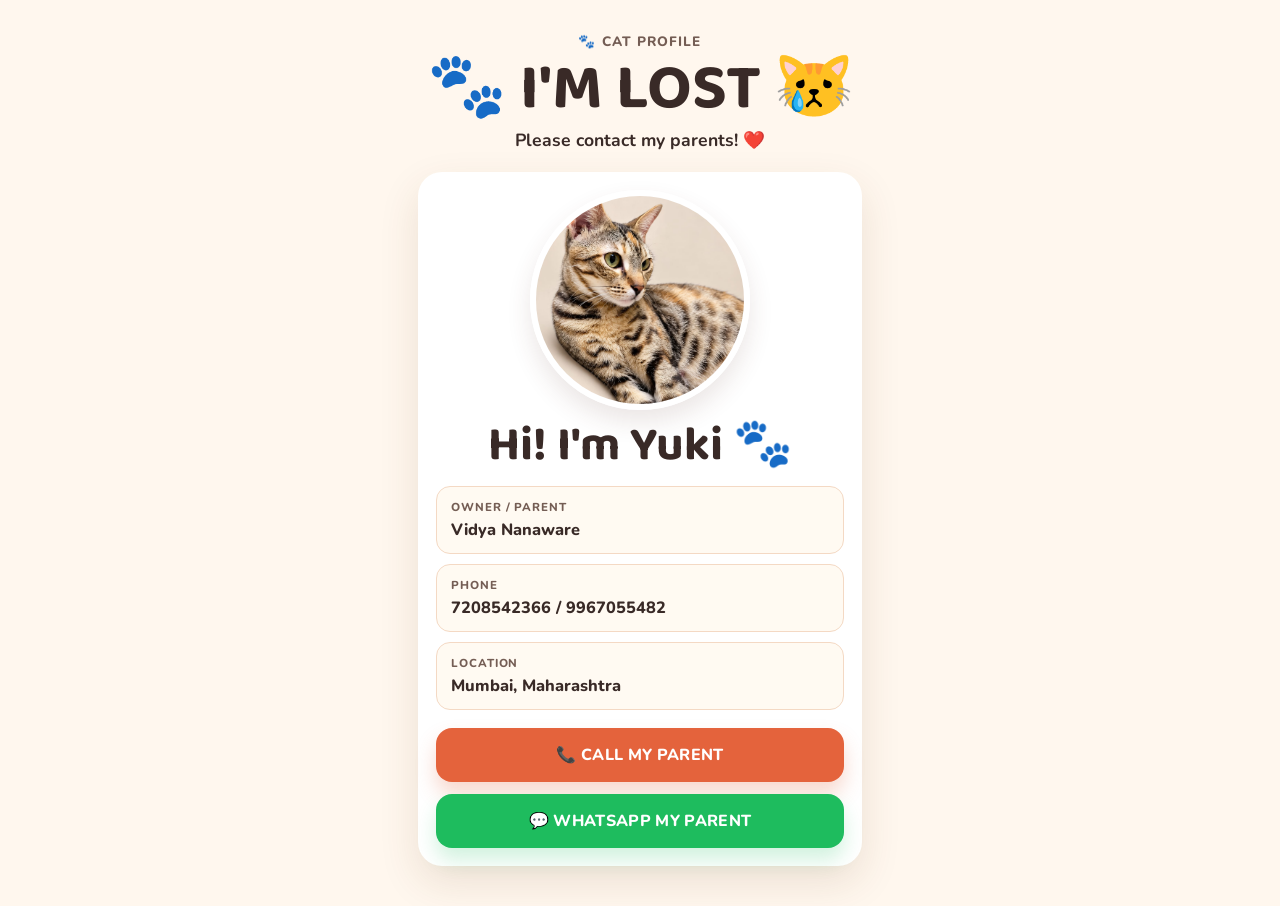
<file: cat-details.html>
<!DOCTYPE html>
<html lang="en">
<head>
  <meta charset="UTF-8" />
  <meta name="viewport" content="width=device-width, initial-scale=1.0" />
  <title>Yuki - Lost Cat</title>
  <meta name="description" content="Yuki is lost. Please contact the owner." />
  <meta name="theme-color" content="#FFF7EE" />
  <link rel="preconnect" href="https://fonts.googleapis.com" />
  <link rel="preconnect" href="https://fonts.gstatic.com" crossorigin />
  <link href="https://fonts.googleapis.com/css2?family=Baloo+2:wght@600;700;800&family=Nunito:wght@400;600;700;800&display=swap" rel="stylesheet" />
  <link rel="stylesheet" href="style.css" />
</head>
<body>
  <main class="page profile-page">
    <header class="profile-header">
      <p class="eyebrow">🐾 Cat profile</p>
      <h1>🐾 I'M LOST 😿</h1>
      <p>Please contact my parents! ❤️</p>
    </header>

    <section class="profile-card" aria-label="Lost cat profile details">
      <div class="profile-photo-wrap">
        <img
          class="profile-photo"
          src="assets/images/cat.png.jpeg"
          alt="Yuki the cat"
        />
      </div>

      <h2 class="cat-name">Hi! I'm Yuki 🐾</h2>

      <div class="info-list">
        <div class="info-row">
          <span class="label">Owner / Parent</span>
          <span class="value">Vidya Nanaware</span>
        </div>
        <div class="info-row">
          <span class="label">Phone</span>
          <span class="value">7208542366 / 9967055482</span>
        </div>
        <div class="info-row">
          <span class="label">Location</span>
          <span class="value">Mumbai, Maharashtra</span>
        </div>
      </div>

      <div class="profile-actions">
        <a class="btn btn-primary" href="tel:+917208542366">📞 CALL MY PARENT</a>
        <a
          class="btn btn-wa"
          href="https://wa.me/917208542366?text=Hi%21%20I%20found%20your%20cat.%20Please%20contact%20me%20so%20we%20can%20get%20them%20home%20safely.%20%F0%9F%90%BE"
          target="_blank"
          rel="noopener noreferrer"
        >💬 WHATSAPP MY PARENT</a>
      </div>
    </section>
  </main>
</body>
</html>
</file>
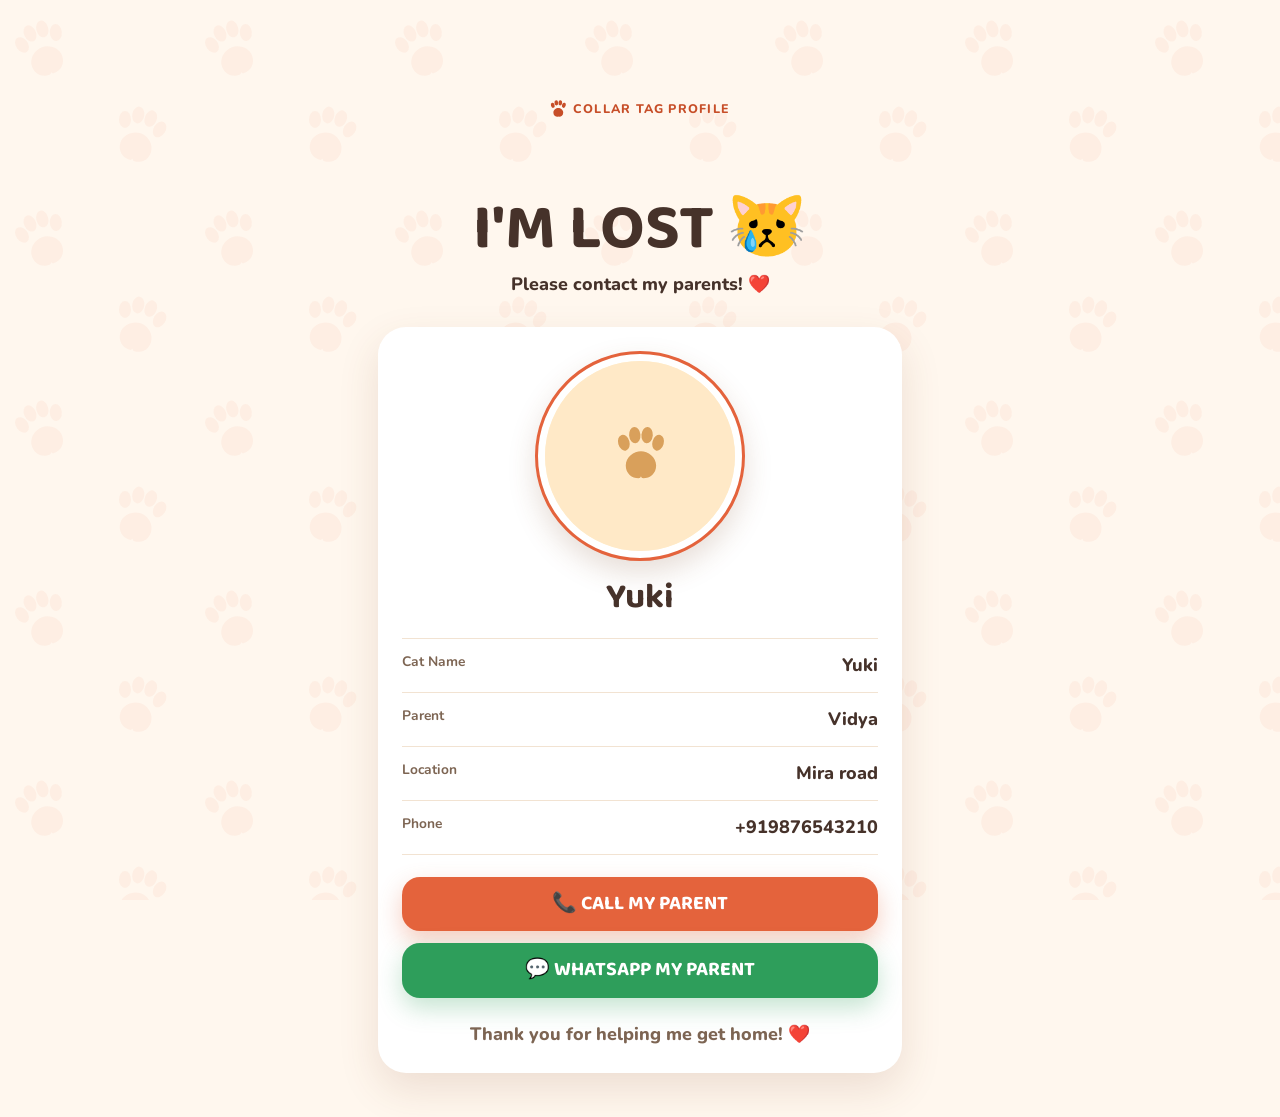
<file: cat.html>
<!DOCTYPE html>
<html lang="en">
<head>
  <meta charset="UTF-8">
  <meta name="viewport" content="width=device-width, initial-scale=1.0">
  <title>I'm Lost — Please Help Me Get Home</title>
  <meta name="description" content="A lost cat's contact profile.">
  <meta name="theme-color" content="#FFF7EE">
  <link rel="preconnect" href="https://fonts.googleapis.com">
  <link rel="preconnect" href="https://fonts.gstatic.com" crossorigin>
  <link href="https://fonts.googleapis.com/css2?family=Baloo+2:wght@600;700;800&family=Nunito:ital,wght@0,400;0,600;0,700;0,800;1,400&display=swap" rel="stylesheet">
  <link rel="stylesheet" href="css/style.css">
</head>
<body>
  <div class="page profile-page">
    <header class="profile-hero">
      <p class="eyebrow"><svg class="icon"><use href="#paw"/></svg> Collar tag profile</p>
      <h1>I'M LOST 😿</h1>
      <p>Please contact my parents! <span aria-hidden="true">❤️</span></p>
    </header>

    <main class="profile-card" id="profileCard">
      <div class="profile-photo"><img id="catPhoto" alt=""></div>
      <h2 id="catName"></h2>
      <div class="profile-details">
        <p><strong>Cat Name</strong><span id="catNameDetail"></span></p>
        <p><strong>Parent</strong><span id="parentName"></span></p>
        <p><strong>Location</strong><span id="catCity"></span></p>
        <p><strong>Phone</strong><span id="catPhone"></span></p>
      </div>
      <div class="profile-actions">
        <a class="btn btn-call" id="callBtn" href="#">📞 CALL MY PARENT</a>
        <a class="btn btn-wa" id="waBtn" href="#" target="_blank" rel="noopener">💬 WHATSAPP MY PARENT</a>
      </div>
      <p class="owner-message" id="ownerMessage" hidden></p>
      <p class="thank-you">Thank you for helping me get home! ❤️</p>
    </main>

    <section class="missing-profile" id="missingProfile" hidden>
      <h2>This cat profile link is incomplete.</h2>
      <p>Please ask the owner to generate a new QR tag.</p>
      <a class="btn btn-call" href="index.html">Create a new cat QR</a>
    </section>
  </div>

  <svg width="0" height="0" style="position:absolute" aria-hidden="true">
    <symbol id="paw" viewBox="0 0 52 56"><ellipse cx="9" cy="16" rx="6" ry="8.5" transform="rotate(-16 9 16)"/><ellipse cx="20.5" cy="8" rx="6" ry="8.5" transform="rotate(-5 20.5 8)"/><ellipse cx="33.5" cy="8" rx="6" ry="8.5" transform="rotate(5 33.5 8)"/><ellipse cx="45" cy="16" rx="6" ry="8.5" transform="rotate(16 45 16)"/><path d="M27 25C34.5 25 43 31 43 40c0 8.5-6.5 13.5-13.5 13.5-1.5 0-2.1-1-2.5-2.1-.4 1.1-1 2.1-2.5 2.1C17.5 53.5 11 48.5 11 40c0-9 8.5-15 16-15Z"/></symbol>
  </svg>
  <script src="js/common.js"></script>
  <script src="js/profile.js"></script>
</body>
</html>
</file>
<file: style.css>
:root {
  --bg: #fff7ee;
  --card: #ffffff;
  --ink: #392a27;
  --muted: #745d54;
  --line: #f4d9c4;
  --coral: #e4633c;
  --coral-deep: #ca4e2a;
  --warm: #ffe9b7;
  --shadow: 0 16px 40px rgba(102, 58, 26, 0.12);
  --radius: 24px;
}

* { box-sizing: border-box; }

html, body {
  margin: 0;
  padding: 0;
  min-height: 100%;
  font-family: "Nunito", "Segoe UI", sans-serif;
  background: var(--bg);
  color: var(--ink);
}

body {
  min-height: 100vh;
  display: flex;
  align-items: center;
  justify-content: center;
}

img {
  max-width: 100%;
  display: block;
}

.page {
  width: min(100%, 480px);
  padding: 32px 18px 40px;
}

.eyebrow {
  margin: 0 0 8px;
  font-size: 0.85rem;
  letter-spacing: 0.08em;
  text-transform: uppercase;
  font-weight: 800;
  color: var(--muted);
}

.qr-header, .profile-header {
  text-align: center;
}

h1 {
  margin: 0;
  font-family: "Baloo 2", "Trebuchet MS", cursive;
  font-size: clamp(2.4rem, 10vw, 4rem);
  line-height: 0.96;
}

.qr-header p:last-child,
.profile-header p:last-child {
  margin-top: 8px;
  font-size: 1.1rem;
  font-weight: 700;
}

.tag-card,
.profile-card {
  background: var(--card);
  border-radius: var(--radius);
  box-shadow: var(--shadow);
  padding: 22px 18px 18px;
  margin-top: 20px;
}

.tag-qr {
  display: flex;
  align-items: center;
  justify-content: center;
  width: min(70vw, 300px);
  min-height: 180px;
  margin: 8px auto 10px;
  background: #fff;
  border: 10px solid #fff;
  border-radius: 18px;
  box-shadow: inset 0 0 0 2px rgba(57, 42, 39, 0.08);
}

.tag-qr svg {
  width: 100%;
  height: auto;
  display: block;
}

.tag-scanme {
  text-align: center;
  font-size: 1.2rem;
  font-weight: 900;
  letter-spacing: 0.08em;
  margin: 8px 0 0;
}

.qr-actions,
.profile-actions {
  display: grid;
  gap: 12px;
  margin-top: 18px;
}

.btn {
  display: inline-flex;
  align-items: center;
  justify-content: center;
  min-height: 54px;
  width: 100%;
  border-radius: 16px;
  text-decoration: none;
  border: none;
  font-size: 1rem;
  font-weight: 800;
  letter-spacing: 0.02em;
  cursor: pointer;
  transition: transform 0.15s ease, box-shadow 0.15s ease;
}

.btn:hover {
  transform: translateY(-1px);
}

.btn:active {
  transform: translateY(0);
}

.btn-primary {
  background: var(--coral);
  color: #fff;
  box-shadow: 0 12px 20px rgba(228, 99, 60, 0.25);
}

.btn-secondary {
  background: #fff4dc;
  color: var(--ink);
  border: 1px solid var(--line);
}

.btn-wa {
  background: #1ebc5e;
  color: #fff;
  box-shadow: 0 12px 20px rgba(30, 188, 94, 0.2);
}

.profile-card {
  padding-top: 18px;
}

.profile-photo-wrap {
  width: min(52vw, 220px);
  margin: 0 auto 12px;
  border-radius: 50%;
  overflow: hidden;
  border: 6px solid #fff;
  box-shadow: 0 12px 25px rgba(92, 52, 42, 0.12);
}

.profile-photo {
  width: 100%;
  aspect-ratio: 1;
  object-fit: cover;
}

.cat-name {
  margin: 8px 0 16px;
  text-align: center;
  font-family: "Baloo 2", "Trebuchet MS", cursive;
  font-size: clamp(2rem, 8vw, 3rem);
  line-height: 1;
}

.info-list {
  display: grid;
  gap: 10px;
}

.info-row {
  display: flex;
  flex-direction: column;
  gap: 4px;
  padding: 12px 14px;
  background: #fffaf2;
  border: 1px solid var(--line);
  border-radius: 14px;
}

.label {
  font-size: 0.72rem;
  font-weight: 800;
  letter-spacing: 0.08em;
  text-transform: uppercase;
  color: var(--muted);
}

.value {
  font-size: 1.02rem;
  font-weight: 800;
}

@media (max-width: 420px) {
  .page {
    padding-left: 14px;
    padding-right: 14px;
  }

  .tag-card,
  .profile-card {
    padding-left: 14px;
    padding-right: 14px;
  }
}
</file>
<file: css/style.css>
/* ========================================================================
   Lost-Cat QR Tag — shared styles (index.html + generate-qr.html)
   ========================================================================== */

:root{
  --bg:          #FFF7EE;
  --card:        #FFFFFF;
  --ink:         #46322A;
  --ink-soft:    #7D6553;
  --line:        #F2E3D2;
  --coral:       #E4633C;
  --coral-deep:  #C74E28;
  --coral-soft:  #FCE7DB;
  --green:       #2E9E5B;
  --green-deep:  #21824A;
  --butter:      #FFE1A6;
  --butter-soft: #FFF3D9;
  --shadow:      0 16px 40px rgba(124, 74, 40, .14);
  --r-lg: 28px;
  --r-md: 16px;
  --font-display: "Baloo 2", "Trebuchet MS", cursive;
  --font-body:    "Nunito", "Segoe UI", sans-serif;
}

*{ box-sizing:border-box; margin:0; padding:0; }
[hidden]{ display:none !important; }

html{ -webkit-text-size-adjust:100%; }

body{
  font-family:var(--font-body);
  font-size:17px;
  line-height:1.6;
  color:var(--ink);
  background:var(--bg);
  min-height:100dvh;
}

/* faint paw-print wallpaper */
body::before{
  content:"";
  position:fixed; inset:0;
  z-index:-1;
  pointer-events:none;
  background-image:url("data:image/svg+xml,%3Csvg xmlns='http://www.w3.org/2000/svg' width='190' height='190' viewBox='0 0 190 190'%3E%3Cg fill='%23E4633C' fill-opacity='0.055'%3E%3Cg transform='translate(16 22) rotate(-20 27 28)'%3E%3Cellipse cx='9' cy='16' rx='6' ry='8.5' transform='rotate(-16 9 16)'/%3E%3Cellipse cx='20.5' cy='8' rx='6' ry='8.5' transform='rotate(-5 20.5 8)'/%3E%3Cellipse cx='33.5' cy='8' rx='6' ry='8.5' transform='rotate(5 33.5 8)'/%3E%3Cellipse cx='45' cy='16' rx='6' ry='8.5' transform='rotate(16 45 16)'/%3E%3Cpath d='M27 25 C34.5 25 43 31 43 40 C43 48.5 36.5 53.5 29.5 53.5 C28 53.5 27.4 52.5 27 51.4 C26.6 52.5 26 53.5 24.5 53.5 C17.5 53.5 11 48.5 11 40 C11 31 19.5 25 27 25 Z'/%3E%3C/g%3E%3Cg transform='translate(112 108) rotate(16 27 28)'%3E%3Cellipse cx='9' cy='16' rx='6' ry='8.5' transform='rotate(-16 9 16)'/%3E%3Cellipse cx='20.5' cy='8' rx='6' ry='8.5' transform='rotate(-5 20.5 8)'/%3E%3Cellipse cx='33.5' cy='8' rx='6' ry='8.5' transform='rotate(5 33.5 8)'/%3E%3Cellipse cx='45' cy='16' rx='6' ry='8.5' transform='rotate(16 45 16)'/%3E%3Cpath d='M27 25 C34.5 25 43 31 43 40 C43 48.5 36.5 53.5 29.5 53.5 C28 53.5 27.4 52.5 27 51.4 C26.6 52.5 26 53.5 24.5 53.5 C17.5 53.5 11 48.5 11 40 C11 31 19.5 25 27 25 Z'/%3E%3C/g%3E%3C/g%3E%3C/svg%3E");
  background-size:190px 190px;
}

::selection{ background:var(--butter); }

:focus-visible{ outline:3px solid rgba(228,99,60,.55); outline-offset:3px; border-radius:6px; }

.icon{ fill:currentColor; flex-shrink:0; }

.page{ max-width:520px; margin:0 auto; padding:0 18px 44px; }

/* ==========================================================================
  SCANNER SCREEN — the contact card stays hidden until the tag is verified
  ========================================================================== */

.scanner-screen{ min-height:100dvh; padding:34px 0 28px; text-align:center; }
.scanner-kicker{
  display:inline-flex; align-items:center; gap:8px; color:var(--ink-soft);
  font-size:.8rem; font-weight:800; letter-spacing:.06em; text-transform:uppercase;
}
.scanner-kicker .icon{ width:17px; fill:var(--coral); }
.scanner-title{ font-family:var(--font-display); font-weight:800; font-size:clamp(2.8rem, 13vw, 4rem); line-height:1; margin-top:16px; }
.scanner-subtitle{ font-size:1.1rem; font-weight:800; margin-top:8px; }
.scanner-card{
  margin-top:28px; padding:18px; background:var(--card); border-radius:var(--r-lg);
  box-shadow:var(--shadow); animation:rise .7s .1s cubic-bezier(.2,.7,.3,1) both;
}
.scanner-frame{
  position:relative; width:100%; aspect-ratio:1; max-width:330px; margin:0 auto;
  display:grid; place-items:center; overflow:hidden; border-radius:22px; background:#33251F;
}
.scanner-frame video{ width:100% !important; height:100% !important; object-fit:cover; }
.scanner-frame > img{ display:none; }
.scanner-corners{ position:absolute; inset:13%; z-index:2; border:3px solid rgba(255,255,255,.88); border-radius:14px; box-shadow:0 0 0 999px rgba(25,16,12,.16); pointer-events:none; }
.scanner-corners::before,.scanner-corners::after{ content:""; position:absolute; width:28px; height:28px; border-color:var(--coral); border-style:solid; }
.scanner-corners::before{ top:-3px; left:-3px; border-width:5px 0 0 5px; border-radius:10px 0 0 0; }
.scanner-corners::after{ right:-3px; bottom:-3px; border-width:0 5px 5px 0; border-radius:0 0 10px 0; }
.scan-line{ position:absolute; z-index:3; left:16%; right:16%; top:16%; height:3px; background:#F7B267; box-shadow:0 0 12px #F7B267; animation:scan 2.4s ease-in-out infinite; pointer-events:none; }
@keyframes scan{ 0%,100%{ transform:translateY(0); opacity:.7; } 50%{ transform:translateY(210px); opacity:1; } }
.scanner-label{ position:absolute; z-index:3; bottom:17%; color:#fff; font-family:var(--font-display); font-size:1.2rem; font-weight:700; text-shadow:0 2px 8px #241812; }
.scanner-status{ min-height:2.8em; margin:14px auto 10px; color:var(--ink-soft); font-size:.88rem; font-weight:700; }
.scanner-button{ width:100%; }
.scanner-manual{ width:100%; margin-top:10px; }
.manual-form{ display:grid; gap:10px; margin-top:18px; text-align:left; }
.manual-form label{ margin-bottom:-3px; }
.manual-form input{ width:100%; padding:13px 15px; border:2px solid var(--line); border-radius:14px; font:inherit; color:var(--ink); background:#FFFDF9; }
.manual-form .btn{ font-size:1rem; padding:13px 18px; }
.scan-error{ display:grid; gap:8px; margin-top:16px; padding:14px; border-radius:var(--r-md); background:var(--coral-soft); color:#7C3E2B; font-size:.9rem; }
.scan-error strong{ font-family:var(--font-display); font-size:1.2rem; }
.scan-error .btn-ghost{ margin-top:3px; }
.profile-screen{ animation:rise .7s cubic-bezier(.2,.7,.3,1) both; }

@keyframes rise{ from{ opacity:0; transform:translateY(18px); } to{ opacity:1; transform:none; } }

/* ==========================================================================
   LANDING PAGE — hero
   ========================================================================== */

.hero{ text-align:center; padding-top:30px; padding-bottom:8px; }
.hero > *{ animation:rise .6s cubic-bezier(.2,.7,.3,1) both; }
.hero > *:nth-child(2){ animation-delay:.07s; }
.hero > *:nth-child(3){ animation-delay:.14s; }
.hero > *:nth-child(4){ animation-delay:.2s; }
.hero > *:nth-child(5){ animation-delay:.26s; }
.hero > *:nth-child(6){ animation-delay:.32s; }

.hero-badge{
  display:inline-flex; align-items:center; gap:8px;
  background:var(--card); border:1.5px solid var(--line);
  border-radius:999px; padding:7px 16px;
  font-size:.8rem; font-weight:800; color:var(--ink-soft);
  box-shadow:0 4px 12px rgba(124,74,40,.07);
}
.hero-badge .icon{ width:14px; }

/* --- the crying cat --- */
.cat{ display:block; width:min(232px, 60vw); margin:10px auto 0; }
.cat-bob{ animation:bob 3.4s ease-in-out infinite; }
@keyframes bob{ 0%,100%{ transform:translateY(0); } 50%{ transform:translateY(-5px); } }

.ear{ fill:#F7B267; stroke:#F7B267; stroke-width:12; stroke-linejoin:round; }
.ear-inner{ fill:#F6BEA8; }
.stripe{ stroke:#E0974C; stroke-width:7; stroke-linecap:round; fill:none; }
.ink-line{ stroke:#4A2F26; stroke-width:5; stroke-linecap:round; stroke-linejoin:round; fill:none; }
.mouth{ stroke-width:4; }
.nose{ fill:#E58383; }
.whisker{ stroke:#4A2F26; stroke-width:3; stroke-linecap:round; fill:none; opacity:.5; }
.blush{ fill:#F49E8D; opacity:.5; }

.eye{ transform-box:fill-box; transform-origin:center; animation:blink 4.6s infinite; }
@keyframes blink{ 0%,91%,100%{ transform:scaleY(1); } 94%{ transform:scaleY(.1); } 97%{ transform:scaleY(1); } }

.tear{ animation:tearfall 2.6s ease-in infinite; }
.tear-r{ animation-delay:1.3s; }
@keyframes tearfall{
  0%  { opacity:0; transform:translateY(0)    scale(.4); }
  22% { opacity:1; transform:translateY(3px)  scale(1); }
  75% { opacity:1; }
  100%{ opacity:0; transform:translateY(30px) scale(.85); }
}

.float-heart{ transform-box:fill-box; transform-origin:center; animation:floaty 3.2s ease-in-out infinite; }
@keyframes floaty{ 0%,100%{ transform:translateY(0) scale(1); } 50%{ transform:translateY(-7px) scale(1.08); } }

.heart{ color:#E2574C; width:21px; height:21px; animation:beat 1.5s ease-in-out infinite; transform-origin:center; }
@keyframes beat{
  0%,100%{ transform:scale(1); } 14%{ transform:scale(1.25); }
  28%{ transform:scale(1); } 42%{ transform:scale(1.15); } 56%{ transform:scale(1); }
}

.hero-title{
  font-family:var(--font-display);
  font-weight:800;
  font-size:clamp(2.7rem, 12vw, 4.2rem);
  line-height:.95;
  letter-spacing:-.01em;
}
.squiggle{ display:block; margin:0 auto 8px; width:min(190px, 44vw); }

.hero-sub{
  display:flex; align-items:center; justify-content:center; gap:8px;
  font-size:clamp(1.1rem, 4.6vw, 1.35rem);
  font-weight:800;
}
.hero-hint{ margin-top:8px; font-size:.92rem; font-weight:600; color:var(--ink-soft); }

/* ==========================================================================
   LANDING PAGE — info card
   ========================================================================== */

.card{
  position:relative;
  background:var(--card);
  border-radius:var(--r-lg);
  box-shadow:var(--shadow);
  padding:0 24px 28px;
  margin-top:96px;
  text-align:center;
  animation:rise .7s .2s cubic-bezier(.2,.7,.3,1) both;
}

.photo-wrap{ width:172px; position:relative; margin:-86px auto 12px; }
.photo-ring{
  border-radius:50%; padding:7px;
  background:var(--card);
  border:3px solid var(--coral);
  box-shadow:0 12px 28px rgba(124,74,40,.18);
}
.photo-ring img{
  display:block; width:100%; aspect-ratio:1;
  object-fit:cover; border-radius:50%;
  background:var(--butter-soft);
}
.photo-badge{
  position:absolute; right:-4px; bottom:6px;
  width:46px; height:46px; border-radius:50%;
  background:var(--coral); border:3px solid var(--card);
  display:grid; place-items:center;
  transform:rotate(8deg);
}
.photo-badge .icon{ width:20px; color:#fff; animation:beat 1.5s ease-in-out infinite; }

.cat-name{ font-family:var(--font-display); font-weight:800; font-size:2.15rem; line-height:1.1; }
.cat-tagline{ color:var(--ink-soft); font-style:italic; font-size:.92rem; margin-top:2px; }

.chip{
  display:inline-flex; align-items:center; gap:7px;
  margin-top:12px; padding:7px 15px;
  background:var(--butter-soft); border:1.5px solid var(--butter);
  color:#8A5B1F; font-weight:800; font-size:.85rem;
  border-radius:999px;
}
.chip .icon{ width:14px; }

.paw-trail{ display:flex; justify-content:center; align-items:center; gap:24px; margin:22px 0 16px; }
.paw-trail .icon{ width:22px; fill:var(--coral); opacity:.4; transform:rotate(-24deg) translateY(-3px); }
.paw-trail .icon:nth-child(2){ width:27px; opacity:.6; transform:rotate(12deg) translateY(3px); }
.paw-trail.small{ gap:18px; margin:18px 0 12px; }
.paw-trail.small .icon{ width:15px; }
.paw-trail.small .icon:nth-child(2){ width:18px; }

/* --- parent block --- */
.parent-block{
  background:var(--butter-soft);
  border-radius:var(--r-md);
  padding:16px; margin-bottom:14px;
  text-align:left;
}
.parent-row{ display:flex; align-items:center; gap:13px; margin-bottom:12px; }
.parent-avatar{
  width:46px; height:46px; border-radius:50%; flex-shrink:0;
  background:var(--coral); color:#fff;
  font-family:var(--font-display); font-weight:700; font-size:1.15rem;
  display:grid; place-items:center;
}
.parent-id{ display:flex; flex-direction:column; line-height:1.25; }
.parent-label{ font-size:.72rem; font-weight:800; letter-spacing:.09em; text-transform:uppercase; color:#B08238; }
.parent-name{ font-family:var(--font-display); font-weight:700; font-size:1.25rem; }

.phone-line{
  width:100%; display:flex; align-items:center; gap:10px;
  background:var(--card); border:2px dashed #E7C79E; border-radius:14px;
  padding:12px 14px; cursor:pointer;
  font:inherit; font-weight:800; color:var(--ink);
  transition:border-color .15s, color .15s, transform .12s;
}
.phone-line .icon{ width:19px; color:var(--coral); }
.phone-line .copy-ic{ margin-left:auto; width:16px; color:#BFA88F; }
.phone-num{ flex:1; text-align:left; font-variant-numeric:tabular-nums; letter-spacing:.02em; }
.phone-line:hover{ border-color:var(--coral); color:var(--coral-deep); }
.phone-line:active{ transform:scale(.985); }
.copy-hint{ font-size:.74rem; color:var(--ink-soft); margin-top:7px; text-align:center; }

.note{
  display:flex; gap:10px; text-align:left;
  background:var(--coral-soft); border-radius:var(--r-md);
  padding:13px 15px; margin-bottom:24px;
  font-size:.92rem; color:#7C4A2E;
}
.note .icon{ width:18px; color:#D97B4F; margin-top:3px; }

/* --- action buttons --- */
.actions{ display:grid; gap:12px; }
.btn{
  display:flex; align-items:center; justify-content:center; gap:11px;
  padding:16px 20px; border:none; border-radius:18px; cursor:pointer;
  font-family:var(--font-display); font-weight:700; font-size:1.18rem; line-height:1.15;
  color:#fff; text-decoration:none;
  transition:transform .16s ease, box-shadow .16s ease, background-color .16s ease;
}
.btn .icon{ width:22px; height:22px; }
.btn:hover{ transform:translateY(-2px); }
.btn:active{ transform:translateY(0) scale(.985); }
.btn-call{ background:var(--coral); box-shadow:0 10px 24px rgba(228,99,60,.32); animation:pulse 2.6s ease-out infinite; }
.btn-call:hover{ background:var(--coral-deep); }
.btn-wa{ background:var(--green); box-shadow:0 10px 24px rgba(46,158,91,.28); }
.btn-wa:hover{ background:var(--green-deep); }
@keyframes pulse{
  0%{ box-shadow:0 10px 24px rgba(228,99,60,.32), 0 0 0 0 rgba(228,99,60,.38); }
  70%,100%{ box-shadow:0 10px 24px rgba(228,99,60,.32), 0 0 0 18px rgba(228,99,60,0); }
}

.btn-ghost{
  display:inline-flex; align-items:center; justify-content:center; gap:9px;
  background:var(--card); border:2px solid var(--line); color:var(--ink);
  font-family:var(--font-body); font-weight:800; font-size:.95rem;
  padding:13px 20px; border-radius:16px; cursor:pointer;
  transition:border-color .15s, color .15s, transform .15s, box-shadow .15s;
}
.btn-ghost .icon{ width:18px; color:var(--coral); }
.btn-ghost:hover{ border-color:var(--coral); color:var(--coral-deep); transform:translateY(-1px); box-shadow:0 6px 16px rgba(124,74,40,.1); }
.btn-ghost:active{ transform:none; }

/* --- footer --- */
.site-foot{ margin-top:38px; text-align:center; }
.privacy-line{
  display:flex; justify-content:center; align-items:flex-start; gap:7px;
  max-width:36ch; margin:0 auto;
  font-size:.78rem; color:var(--ink-soft); font-weight:600;
}
.privacy-line .icon{ width:14px; margin-top:3px; }
.made-line{ margin-top:8px; font-size:.8rem; color:var(--ink-soft); }
.made-line .icon{ display:inline-block; width:12px; color:#E2574C; vertical-align:-2px; animation:beat 1.5s infinite; }

/* large decorative paws on wide screens */
.deco-paw{ display:none; position:fixed; z-index:-1; fill:var(--coral); opacity:.07; width:150px; }
.deco-left{ left:-28px; top:22%; transform:rotate(-24deg); animation:drift 9s ease-in-out infinite alternate; }
.deco-right{ right:-20px; bottom:10%; transform:rotate(18deg); animation:drift 11s ease-in-out infinite alternate-reverse; }
@keyframes drift{ from{ translate:0 0; } to{ translate:0 -26px; } }
@media (min-width:1000px){ .deco-paw{ display:block; } }

/* ==========================================================================
   GENERATOR PAGE (generate-qr.html)
   ========================================================================== */

.page-wide{ max-width:620px; }

.tool-head{ display:flex; justify-content:space-between; align-items:center; gap:12px; flex-wrap:wrap; padding:20px 0 4px; }
.brand{ display:flex; align-items:center; gap:9px; font-family:var(--font-display); font-weight:800; font-size:1.08rem; }
.brand .icon{ width:24px; color:var(--coral); }
.back-link{ font-size:.85rem; font-weight:800; color:var(--ink-soft); text-decoration:none; transition:color .15s; }
.back-link:hover{ color:var(--coral-deep); }

.tool-title{ font-family:var(--font-display); font-weight:800; font-size:clamp(2rem, 8vw, 2.7rem); line-height:1.05; margin-top:18px; }
.tool-sub{ color:var(--ink-soft); margin-top:8px; max-width:52ch; }

.form-card{
  background:var(--card); border-radius:var(--r-lg); box-shadow:var(--shadow);
  padding:22px; margin-top:22px;
}
.field{ margin-bottom:16px; }
.field:last-child{ margin-bottom:4px; }
label{ display:block; font-weight:800; font-size:.9rem; margin-bottom:7px; }
.label-hint{ font-weight:600; color:var(--ink-soft); font-size:.78rem; }
input[type="url"], input[type="text"]{
  width:100%; padding:13px 15px;
  border:2px solid var(--line); border-radius:14px;
  font:inherit; color:var(--ink); background:#FFFDF9;
  transition:border-color .15s, box-shadow .15s;
}
textarea{
  width:100%; padding:13px 15px; border:2px solid var(--line); border-radius:14px;
  font:inherit; color:var(--ink); background:#FFFDF9; resize:vertical;
}
input:focus{ outline:none; border-color:var(--coral); box-shadow:0 0 0 4px rgba(228,99,60,.12); }
textarea:focus{ outline:none; border-color:var(--coral); box-shadow:0 0 0 4px rgba(228,99,60,.12); }
.field-error{ display:flex; gap:7px; align-items:flex-start; color:#C0392B; font-size:.83rem; font-weight:700; margin-top:8px; }

.preview-wrap{ text-align:center; }
.section-label{ font-size:.74rem; font-weight:800; letter-spacing:.12em; text-transform:uppercase; color:var(--ink-soft); margin-top:32px; }

/* --- the printable tag itself --- */
.tag-card{
  width:min(360px, 100%);
  margin:14px auto 0;
  background:#fff;
  border:1px solid var(--line);
  border-radius:30px;
  padding:26px 24px 22px;
  box-shadow:var(--shadow);
  text-align:center;
}
.tag-title{
  display:flex; align-items:center; justify-content:center; gap:9px;
  font-family:var(--font-display); font-weight:800; font-size:1.8rem; line-height:1;
}
.tag-cat{ width:44px; height:auto; }
.tag-sub{
  display:flex; align-items:center; justify-content:center; gap:6px;
  margin-top:7px; font-weight:800; font-size:.98rem; color:#5D4437;
}
.tag-sub .heart-ic{ width:15px; color:#E2574C; animation:beat 1.5s infinite; }
.tag-petname{ color:var(--ink-soft); font-size:.85rem; font-style:italic; margin-top:3px; }
.tag-petname b{ font-style:normal; }

.tag-qr{ width:min(252px, 100%); margin:16px auto 14px; }
.tag-qr svg{ width:100%; height:auto; display:block; }
.qr-empty{
  border:2.5px dashed var(--line); border-radius:18px; aspect-ratio:1;
  display:grid; place-content:center; justify-items:center; gap:8px;
  color:var(--ink-soft); font-weight:700; font-size:.85rem; padding:20px;
}
.qr-empty .icon{ width:34px; fill:#E8CFAF; }

.tag-scanme{
  display:inline-block;
  font-family:var(--font-display); font-weight:800;
  letter-spacing:.22em; font-size:1.05rem;
  color:var(--coral-deep); border:3px solid var(--coral);
  padding:8px 24px 7px 28px; border-radius:999px;
}
.tag-url{ font-size:.7rem; color:#B49A85; margin-top:12px; word-break:break-all; line-height:1.45; }

.tag-tear{ transform-box:fill-box; animation:tear-mini 2.2s ease-in infinite; }
@keyframes tear-mini{ 0%{ opacity:0; transform:translateY(0); } 30%{ opacity:1; } 100%{ opacity:0; transform:translateY(9px); } }

.preview-note{ text-align:center; font-size:.78rem; color:var(--ink-soft); margin-top:14px; }
.preview-actions{ display:flex; flex-wrap:wrap; gap:10px; justify-content:center; margin-top:20px; }
.preview-actions .btn{ padding:13px 20px; font-size:1.02rem; }
.preview-actions .btn .icon{ width:19px; height:19px; }
.preview-actions .btn-call{ animation:none; }

.tips{
  margin-top:32px; text-align:left;
  background:var(--butter-soft); border:1.5px solid var(--butter);
  border-radius:var(--r-lg); padding:20px 22px;
}
.tips h2{ display:flex; align-items:center; gap:9px; font-family:var(--font-display); font-size:1.15rem; }
.tips h2 .icon{ width:20px; color:var(--coral); }
.tips ul{ list-style:none; margin-top:12px; display:grid; gap:10px; }
.tips li{ display:flex; gap:10px; font-size:.9rem; font-weight:600; color:#6B5240; }
.tips li .icon{ width:14px; color:var(--coral); opacity:.65; margin-top:5px; }

.tool-foot{ text-align:center; margin-top:30px; font-size:.8rem; color:var(--ink-soft); }
.tool-foot .icon{ display:inline-block; width:12px; color:#E2574C; vertical-align:-2px; }

/* ======================================================================
  REGISTRATION + PUBLIC PROFILE
  ========================================================================== */
.secure-label{ color:var(--ink-soft); font-size:.78rem; font-weight:800; }
.eyebrow{ display:flex; align-items:center; gap:7px; color:var(--coral-deep); font-size:.78rem; font-weight:800; letter-spacing:.1em; text-transform:uppercase; }
.eyebrow .icon{ width:16px; }
.registration-card{ margin-top:22px; }
.registration-card .field{ margin-bottom:15px; }
.generate-button{ width:100%; margin-top:8px; }
.generated-area{ margin-top:30px; animation:rise .6s cubic-bezier(.2,.7,.3,1) both; }
.success-note{ display:flex; align-items:center; gap:9px; justify-content:center; color:var(--green-deep); font-size:.9rem; font-weight:800; margin-bottom:15px; }
.success-note span{ display:grid; place-items:center; width:24px; height:24px; border-radius:50%; background:var(--green); color:#fff; }
.generated-area .tag-card{ margin-top:0; }
.generated-url{ margin:12px auto 0; max-width:55ch; color:var(--ink-soft); font-size:.72rem; line-height:1.4; word-break:break-all; text-align:center; }
.profile-page{ max-width:520px; padding-top:34px; }
.profile-hero{ text-align:center; }
.profile-hero .eyebrow{ justify-content:center; }
.profile-hero h1{ font-family:var(--font-display); font-size:clamp(2.8rem, 12vw, 4rem); line-height:1; margin-top:14px; }
.profile-hero > p:last-child{ font-size:1.12rem; font-weight:800; margin-top:8px; }
.profile-card{ margin-top:28px; padding:24px; background:var(--card); border-radius:var(--r-lg); box-shadow:var(--shadow); text-align:center; animation:rise .65s cubic-bezier(.2,.7,.3,1) both; }
.profile-photo{ width:min(210px, 65vw); aspect-ratio:1; margin:0 auto 17px; padding:7px; border:3px solid var(--coral); border-radius:50%; background:#fff; box-shadow:0 12px 28px rgba(124,74,40,.18); }
.profile-photo img{ display:block; width:100%; height:100%; object-fit:cover; border-radius:50%; background:var(--butter-soft); }
.profile-card h2{ font-family:var(--font-display); font-size:2.2rem; line-height:1.1; }
.profile-details{ margin:22px 0; border-top:1px solid var(--line); text-align:left; }
.profile-details p{ display:flex; justify-content:space-between; gap:18px; padding:12px 0; border-bottom:1px solid var(--line); }
.profile-details strong{ color:var(--ink-soft); font-size:.86rem; }
.profile-details span{ font-weight:800; text-align:right; }
.profile-actions{ display:grid; gap:12px; }
.profile-actions .btn{ width:100%; }
.thank-you{ margin-top:22px; color:var(--ink-soft); font-weight:800; }
.owner-message{ margin-top:18px; padding:14px 16px; border-radius:var(--r-md); background:var(--coral-soft); color:#7C4A2E; text-align:left; font-size:.94rem; }
.missing-profile{ margin-top:28px; padding:24px; background:var(--card); border-radius:var(--r-lg); box-shadow:var(--shadow); text-align:center; }
.missing-profile h2{ font-family:var(--font-display); }
.missing-profile p{ color:var(--ink-soft); margin:8px 0 18px; }

/* ==========================================================================
   Toast, noscript, responsive, print, reduced motion
   ========================================================================== */

.toast{
  position:fixed; left:50%; bottom:26px; z-index:99;
  transform:translate(-50%, 20px); opacity:0; pointer-events:none;
  display:flex; align-items:center; gap:10px;
  background:#46322A; color:#FFF7EE;
  padding:12px 20px; border-radius:999px;
  font-weight:800; font-size:.9rem;
  box-shadow:0 12px 30px rgba(46,28,18,.35);
  transition:transform .35s cubic-bezier(.2,.9,.3,1.2), opacity .3s;
}
.toast svg{ width:17px; fill:#F7B267; }
.toast.show{ transform:translate(-50%, 0); opacity:1; }

.noscript{
  position:fixed; left:16px; right:16px; bottom:16px; z-index:50;
  background:#46322A; color:#fff; padding:14px 18px;
  border-radius:14px; text-align:center; font-weight:700;
}

@media (min-width:720px){
  body{ font-size:18px; }
  .page{ max-width:560px; }
  .card{ margin-top:104px; padding:0 34px 34px; }
  .photo-wrap{ width:190px; margin-top:-95px; }
  .btn{ font-size:1.24rem; }
}

@media print{
  body{ background:#fff; }
  body::before{ display:none; }
  .no-print, .toast, .noscript, .tool-head, .tool-intro, .registration-card, .generated-url, .success-note, .preview-actions, .preview-note, .tool-foot{ display:none !important; }
  .page{ max-width:none; padding:0; }
  .tag-card{
    width:86mm; max-width:86mm;
    margin:4mm auto 0;
    border:1.5px solid #D8D8D8;
    border-radius:24px;
    box-shadow:none;
    -webkit-print-color-adjust:exact; print-color-adjust:exact;
  }
  .tag-qr{ width:100%; }
  @page{ margin:10mm; }
}

@media (prefers-reduced-motion:reduce){
  *, *::before, *::after{ animation:none !important; transition:none !important; }
}
</file>
